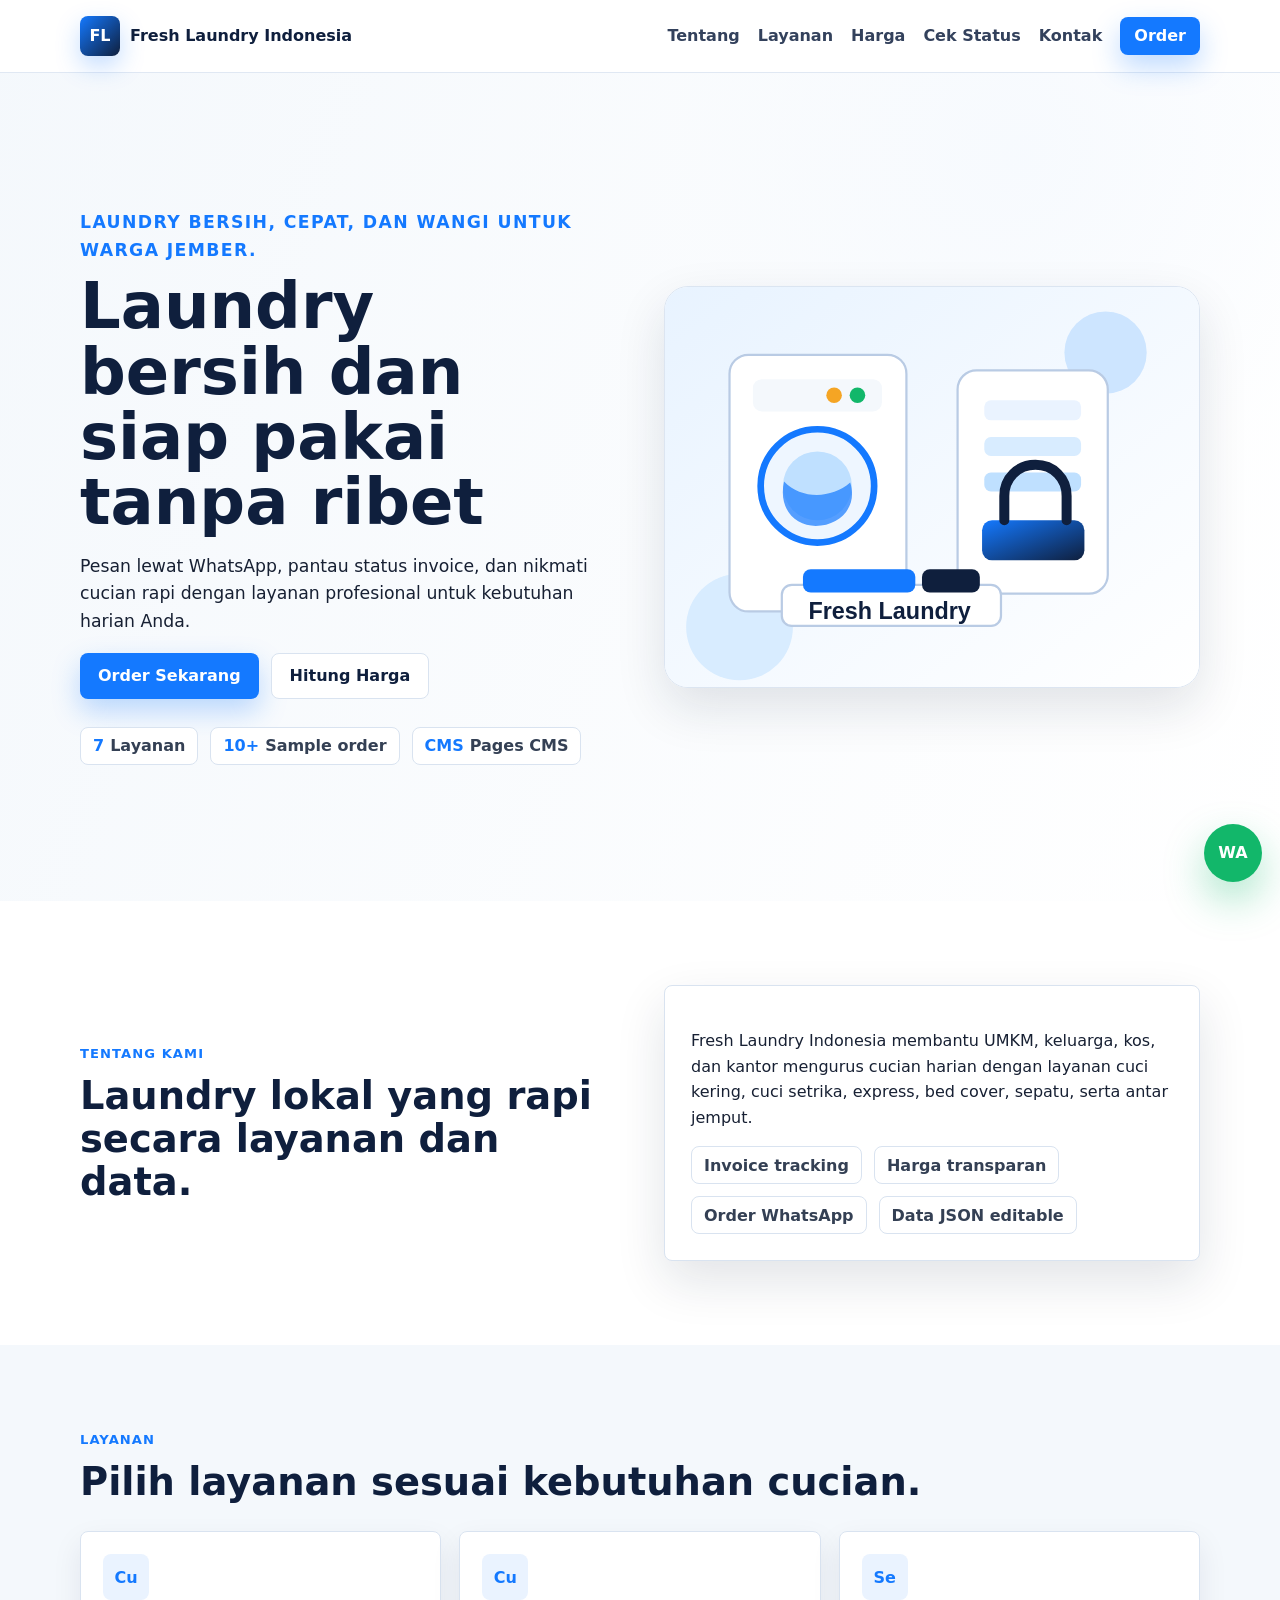
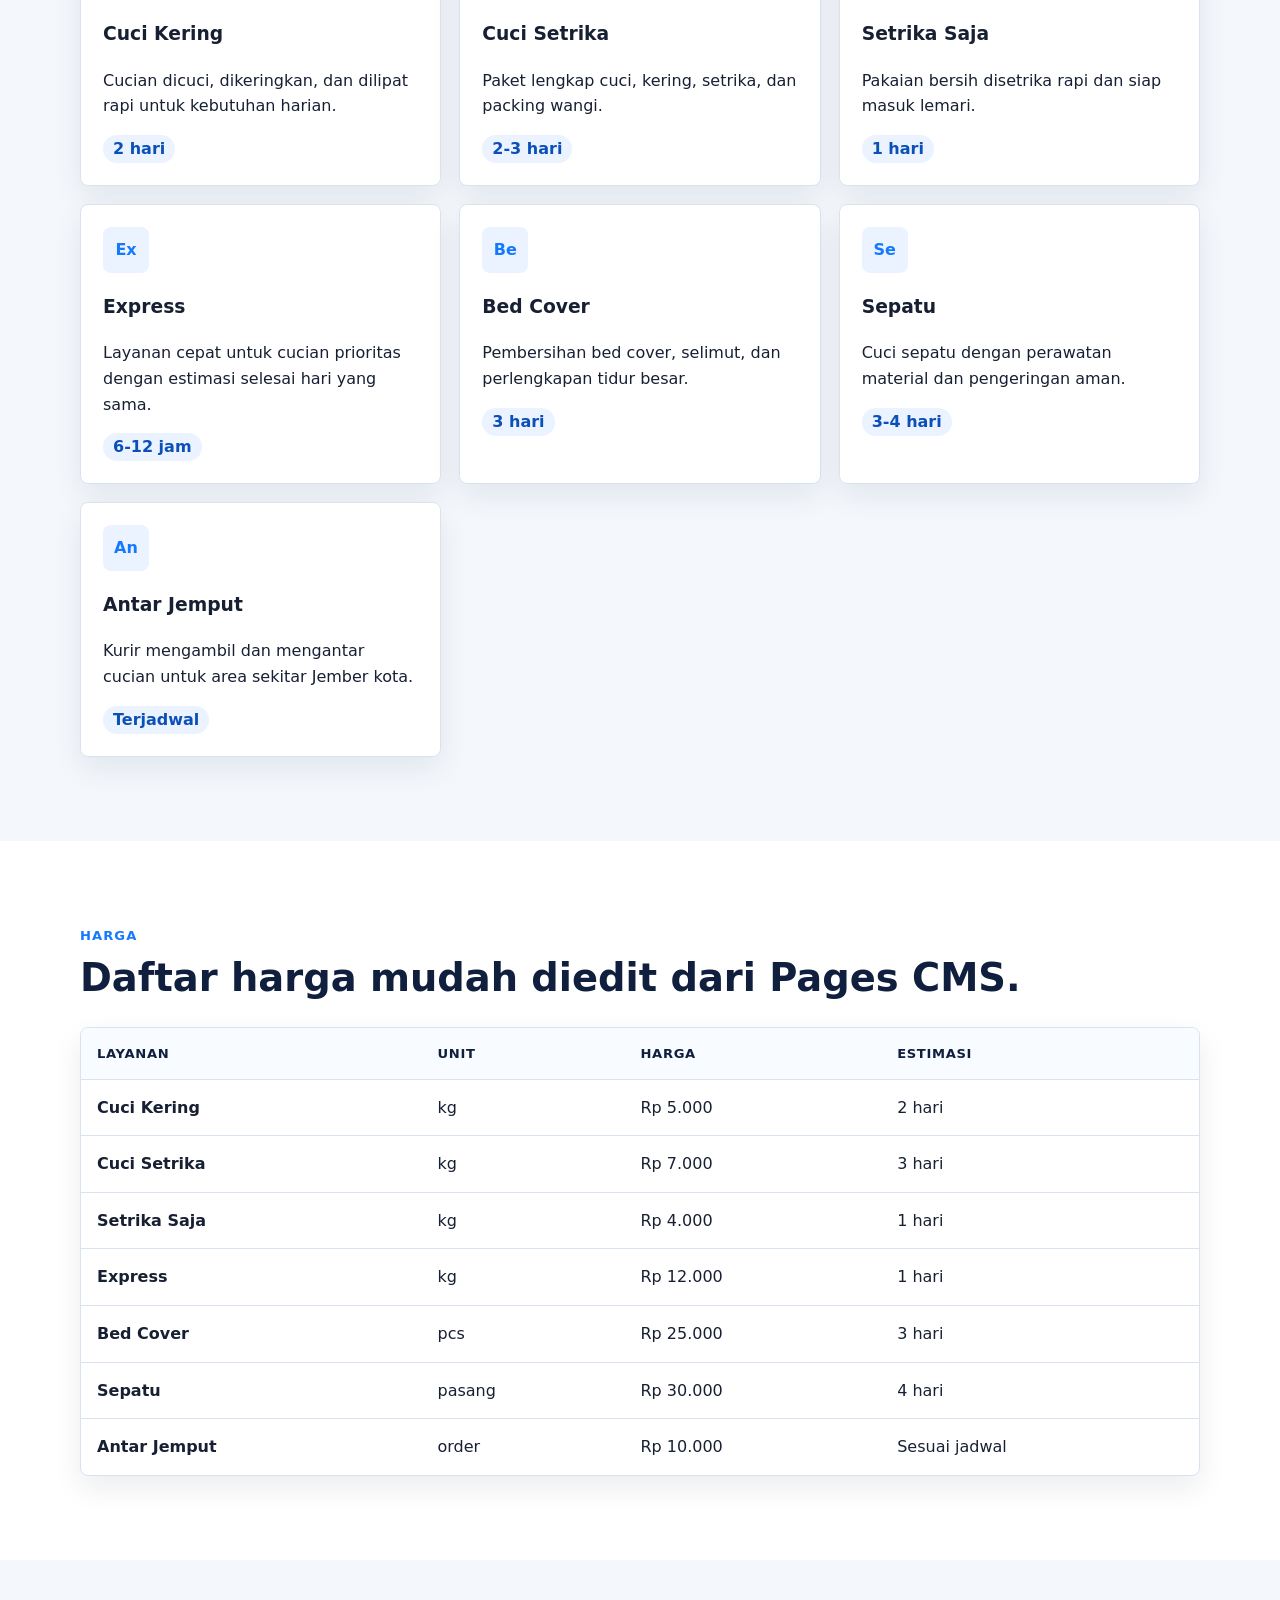
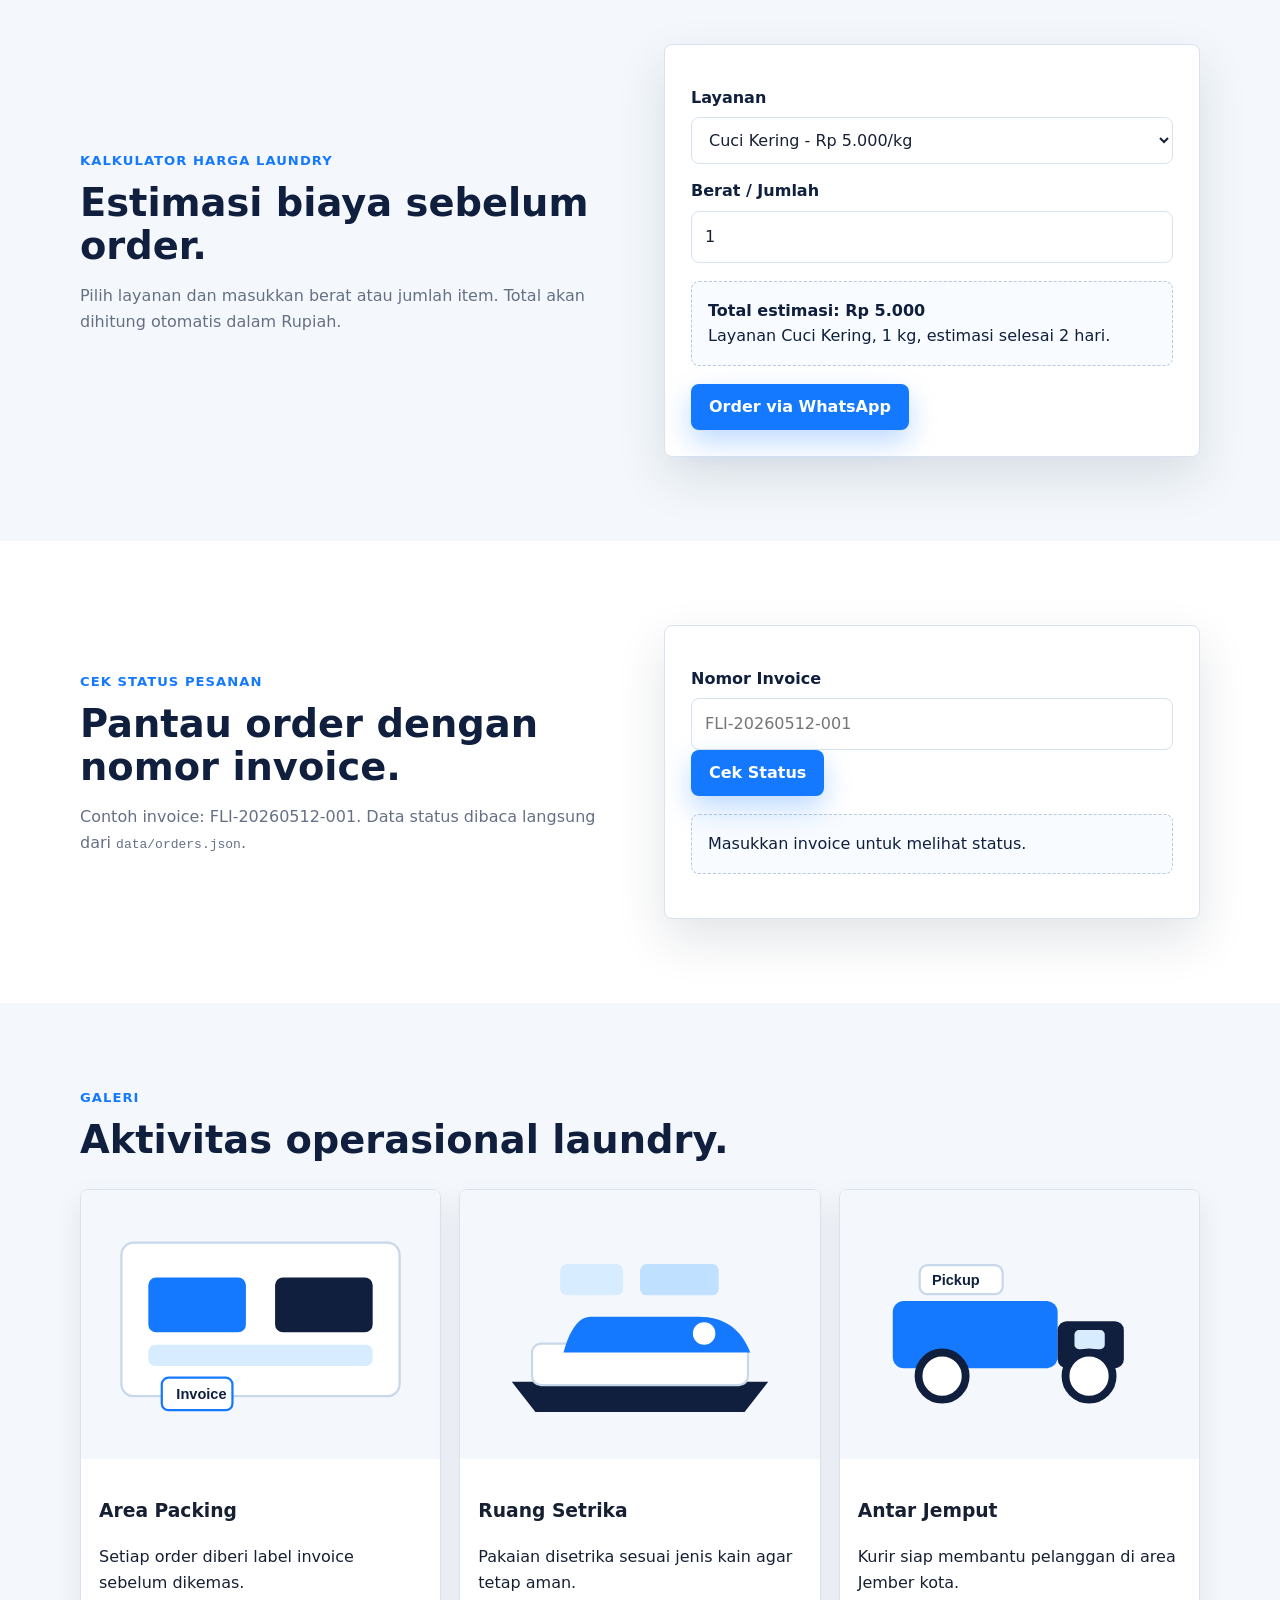
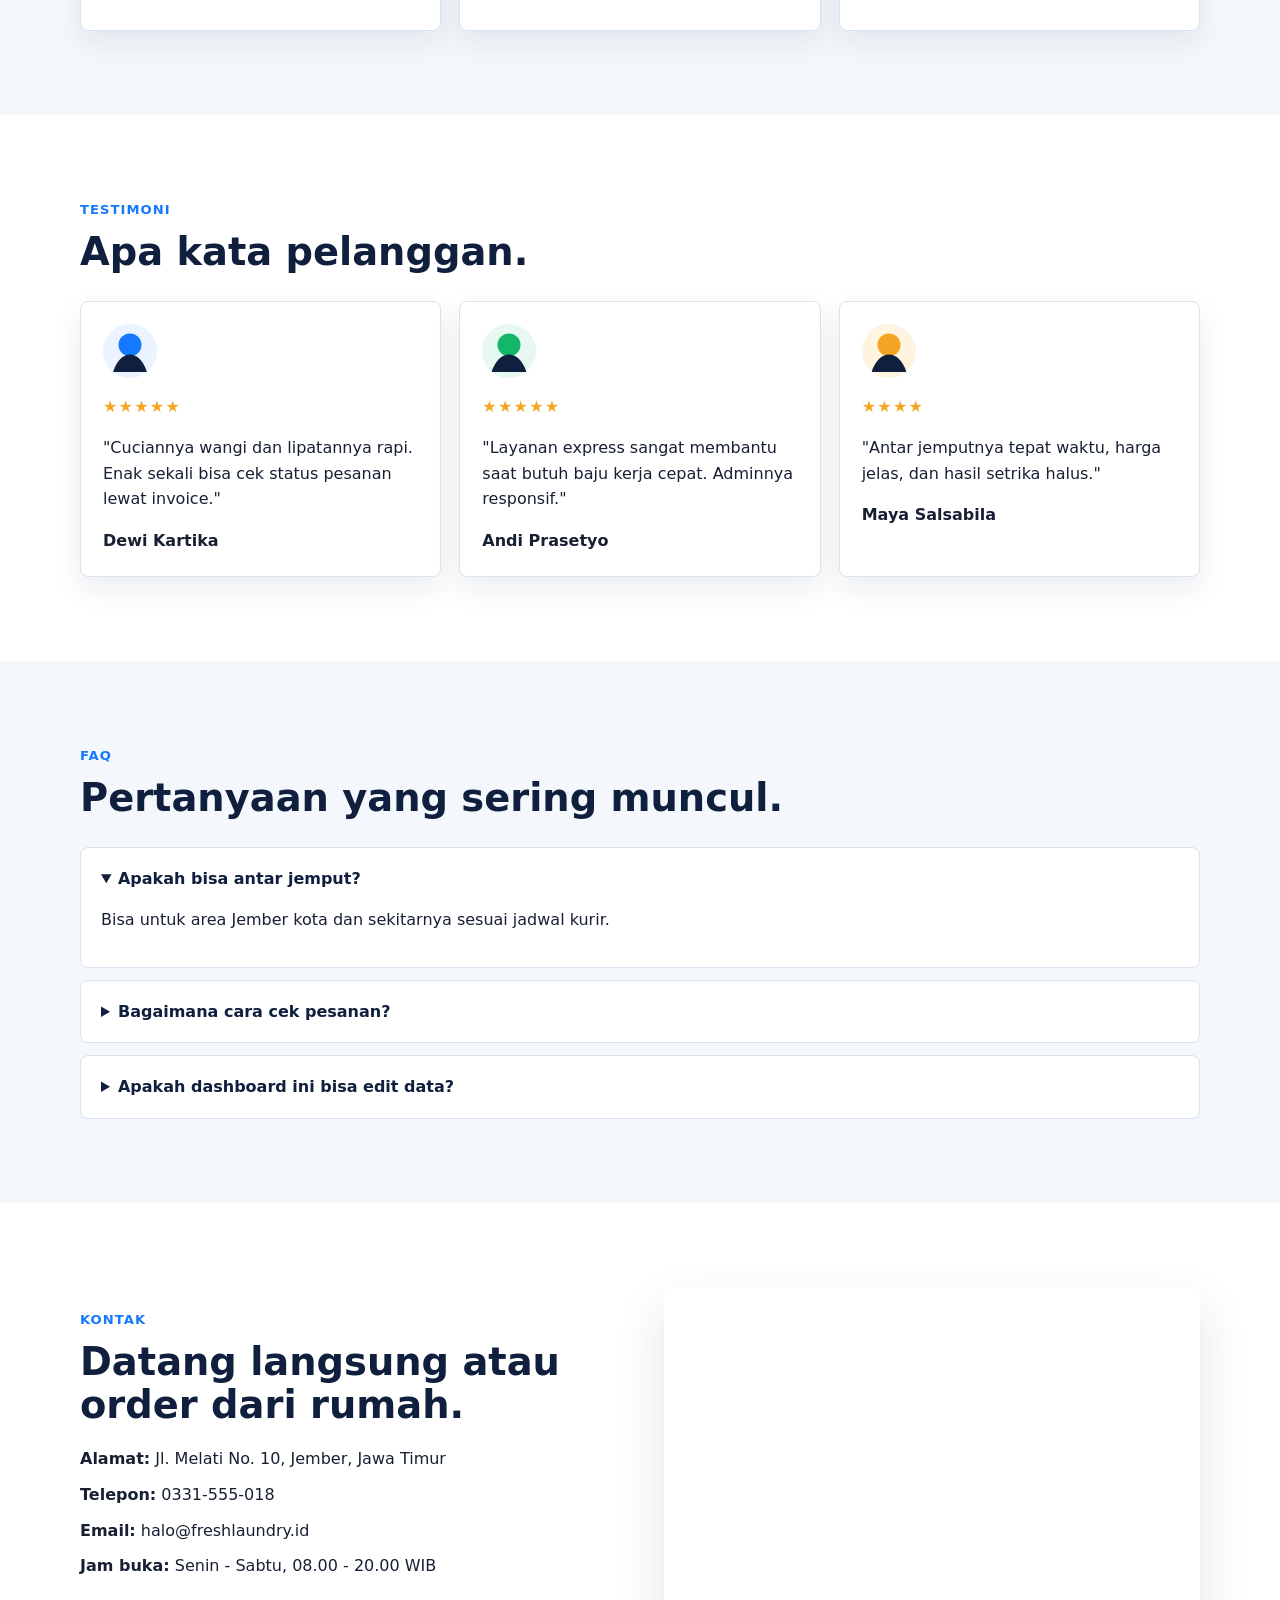
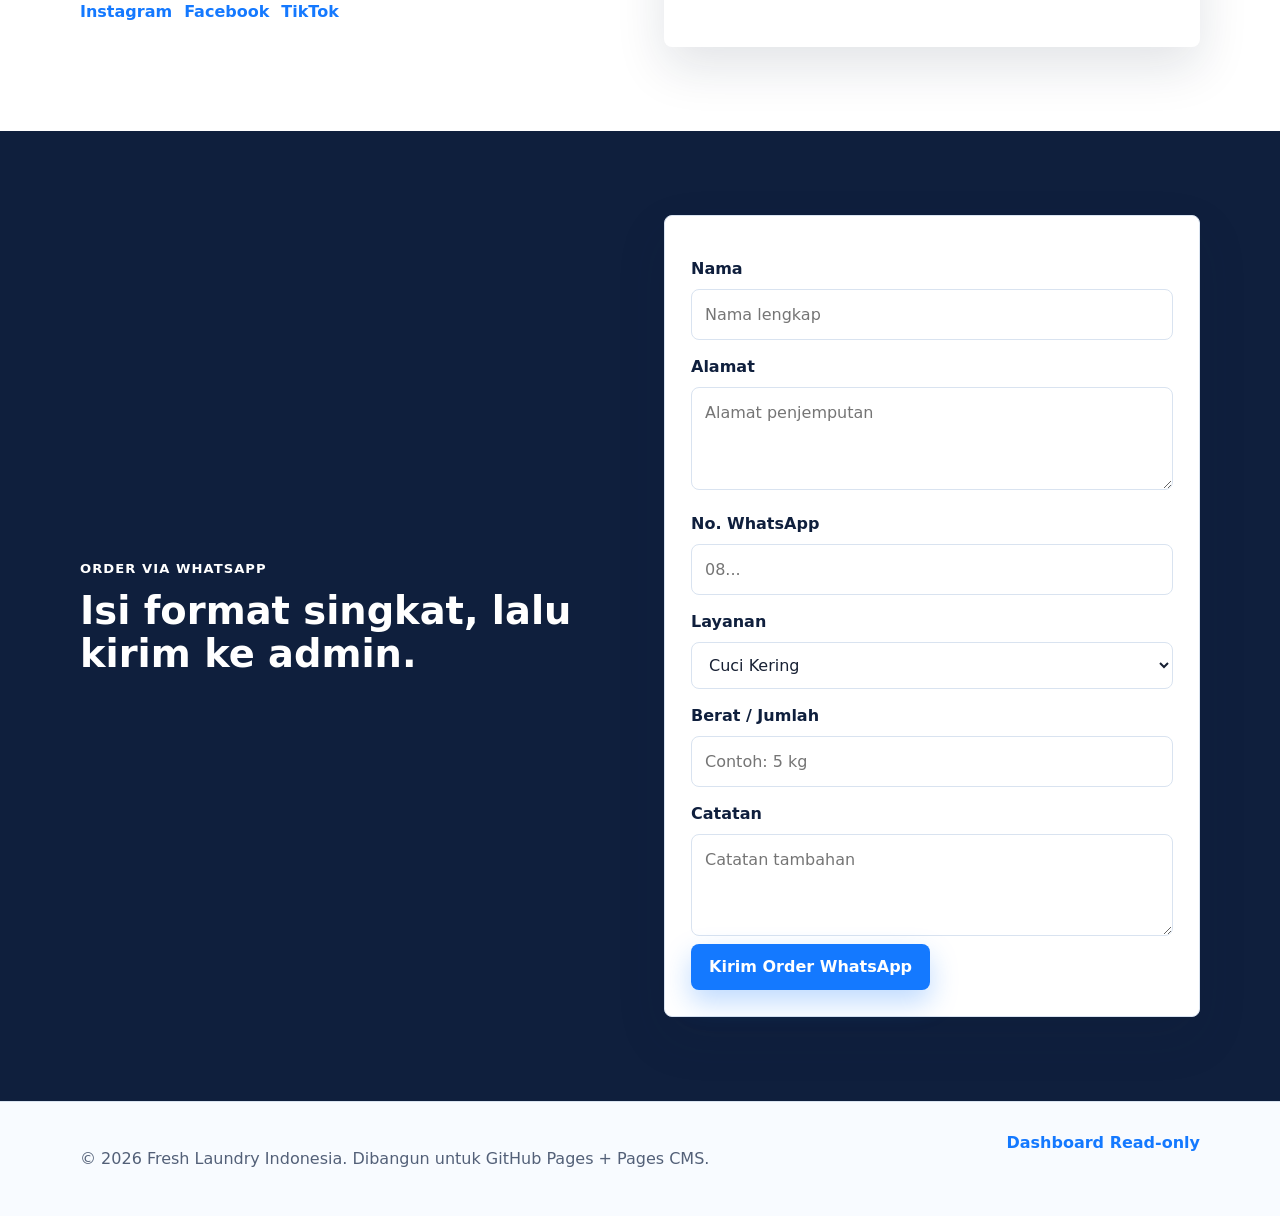
<file: index.html>
<!doctype html>
<html lang="id">
  <head>
    <meta charset="utf-8">
    <meta name="viewport" content="width=device-width, initial-scale=1">
    <title>Fresh Laundry Indonesia | Laundry UMKM Modern di Jember</title>
    <meta name="description" content="Fresh Laundry Indonesia menyediakan cuci kering, cuci setrika, express, bed cover, sepatu, dan antar jemput di Jember. Cek harga dan status pesanan online.">
    <meta name="keywords" content="laundry jember, laundry kiloan, cuci setrika, laundry express, UMKM laundry">
    <meta name="author" content="Fresh Laundry Indonesia">
    <meta property="og:title" content="Fresh Laundry Indonesia">
    <meta property="og:description" content="Laundry bersih, cepat, dan wangi untuk warga Jember.">
    <meta property="og:type" content="website">
    <meta property="og:image" content="uploads/images/hero-laundry.svg">
    <meta property="og:locale" content="id_ID">
    <link rel="preload" href="assets/css/style.css" as="style">
    <link rel="stylesheet" href="assets/css/style.css">
  </head>
  <body data-page="home">
    <header class="site-header" id="top">
      <nav class="navbar container" aria-label="Navigasi utama">
        <a class="brand" href="#home" aria-label="Fresh Laundry Indonesia">
          <span class="brand-mark">FL</span>
          <span data-setting="business_name">Fresh Laundry Indonesia</span>
        </a>
        <button class="nav-toggle" type="button" aria-label="Buka menu" aria-expanded="false">
          <span></span><span></span><span></span>
        </button>
        <div class="nav-menu">
          <a href="#tentang">Tentang</a>
          <a href="#layanan">Layanan</a>
          <a href="#harga">Harga</a>
          <a href="#cek-status">Cek Status</a>
          <a href="#kontak">Kontak</a>
          <a class="btn btn-small" href="#order">Order</a>
        </div>
      </nav>
    </header>

    <main>
      <section class="hero section" id="home">
        <div class="container hero-grid">
          <div class="hero-copy">
            <p class="eyebrow" data-setting="tagline">Laundry bersih, cepat, dan wangi untuk warga Jember.</p>
            <h1 data-setting="hero_title">Laundry bersih dan siap pakai tanpa ribet</h1>
            <p data-setting="hero_subtitle">Pesan lewat WhatsApp, pantau status invoice, dan nikmati cucian rapi dengan layanan profesional untuk kebutuhan harian Anda.</p>
            <div class="hero-actions">
              <a class="btn" href="#order">Order Sekarang</a>
              <a class="btn btn-ghost" href="#kalkulator">Hitung Harga</a>
            </div>
            <div class="hero-stats" aria-label="Ringkasan layanan">
              <span><strong>7</strong> Layanan</span>
              <span><strong>10+</strong> Sample order</span>
              <span><strong>CMS</strong> Pages CMS</span>
            </div>
          </div>
          <div class="hero-media">
            <img data-setting-image="hero_image" src="uploads/images/hero-laundry.svg" alt="Ilustrasi layanan laundry Fresh Laundry Indonesia">
          </div>
        </div>
      </section>

      <section class="section" id="tentang">
        <div class="container split">
          <div>
            <p class="eyebrow">Tentang Kami</p>
            <h2>Laundry lokal yang rapi secara layanan dan data.</h2>
          </div>
          <div class="content-panel">
            <p data-setting="description">Fresh Laundry Indonesia membantu UMKM, keluarga, kos, dan kantor mengurus cucian harian dengan layanan cuci kering, cuci setrika, express, bed cover, sepatu, serta antar jemput.</p>
            <div class="feature-list">
              <span>Invoice tracking</span>
              <span>Harga transparan</span>
              <span>Order WhatsApp</span>
              <span>Data JSON editable</span>
            </div>
          </div>
        </div>
      </section>

      <section class="section section-soft" id="layanan">
        <div class="container">
          <div class="section-head">
            <p class="eyebrow">Layanan</p>
            <h2>Pilih layanan sesuai kebutuhan cucian.</h2>
          </div>
          <div class="card-grid" id="services-list"></div>
        </div>
      </section>

      <section class="section" id="harga">
        <div class="container">
          <div class="section-head">
            <p class="eyebrow">Harga</p>
            <h2>Daftar harga mudah diedit dari Pages CMS.</h2>
          </div>
          <div class="table-wrap">
            <table>
              <thead>
                <tr>
                  <th>Layanan</th>
                  <th>Unit</th>
                  <th>Harga</th>
                  <th>Estimasi</th>
                </tr>
              </thead>
              <tbody id="prices-table"></tbody>
            </table>
          </div>
        </div>
      </section>

      <section class="section section-soft" id="kalkulator">
        <div class="container calculator-layout">
          <div>
            <p class="eyebrow">Kalkulator Harga Laundry</p>
            <h2>Estimasi biaya sebelum order.</h2>
            <p class="muted">Pilih layanan dan masukkan berat atau jumlah item. Total akan dihitung otomatis dalam Rupiah.</p>
          </div>
          <form class="tool-panel" id="calculator-form">
            <label for="calculator-service">Layanan</label>
            <select id="calculator-service" required></select>
            <label for="calculator-qty">Berat / Jumlah</label>
            <input id="calculator-qty" type="number" min="0.5" step="0.5" value="1" required>
            <div class="result-box" id="calculator-result">Pilih layanan untuk melihat estimasi.</div>
            <button class="btn" type="button" id="calculator-whatsapp">Order via WhatsApp</button>
          </form>
        </div>
      </section>

      <section class="section" id="cek-status">
        <div class="container calculator-layout">
          <div>
            <p class="eyebrow">Cek Status Pesanan</p>
            <h2>Pantau order dengan nomor invoice.</h2>
            <p class="muted">Contoh invoice: FLI-20260512-001. Data status dibaca langsung dari <code>data/orders.json</code>.</p>
          </div>
          <form class="tool-panel" id="tracking-form">
            <label for="tracking-invoice">Nomor Invoice</label>
            <input id="tracking-invoice" type="text" placeholder="FLI-20260512-001" required>
            <button class="btn" type="submit">Cek Status</button>
            <div class="result-box" id="tracking-result">Masukkan invoice untuk melihat status.</div>
          </form>
        </div>
      </section>

      <section class="section section-soft" id="galeri">
        <div class="container">
          <div class="section-head">
            <p class="eyebrow">Galeri</p>
            <h2>Aktivitas operasional laundry.</h2>
          </div>
          <div class="gallery-grid" id="gallery-list"></div>
        </div>
      </section>

      <section class="section" id="testimoni">
        <div class="container">
          <div class="section-head">
            <p class="eyebrow">Testimoni</p>
            <h2>Apa kata pelanggan.</h2>
          </div>
          <div class="testimonial-grid" id="testimonials-list"></div>
        </div>
      </section>

      <section class="section section-soft" id="faq">
        <div class="container">
          <div class="section-head">
            <p class="eyebrow">FAQ</p>
            <h2>Pertanyaan yang sering muncul.</h2>
          </div>
          <div class="faq-list">
            <details open>
              <summary>Apakah bisa antar jemput?</summary>
              <p>Bisa untuk area Jember kota dan sekitarnya sesuai jadwal kurir.</p>
            </details>
            <details>
              <summary>Bagaimana cara cek pesanan?</summary>
              <p>Masukkan nomor invoice pada fitur Cek Status Pesanan di website.</p>
            </details>
            <details>
              <summary>Apakah dashboard ini bisa edit data?</summary>
              <p>Tidak. Dashboard publik hanya membaca data. Pengeditan dilakukan lewat Pages CMS dan izin GitHub.</p>
            </details>
          </div>
        </div>
      </section>

      <section class="section" id="kontak">
        <div class="container contact-grid">
          <div>
            <p class="eyebrow">Kontak</p>
            <h2>Datang langsung atau order dari rumah.</h2>
            <ul class="contact-list">
              <li><strong>Alamat:</strong> <span data-setting="address"></span></li>
              <li><strong>Telepon:</strong> <span data-setting="phone"></span></li>
              <li><strong>Email:</strong> <span data-setting="email"></span></li>
              <li><strong>Jam buka:</strong> <span data-setting="opening_hours"></span></li>
            </ul>
            <div class="social-links">
              <a data-social="instagram_url" href="#">Instagram</a>
              <a data-social="facebook_url" href="#">Facebook</a>
              <a data-social="tiktok_url" href="#">TikTok</a>
            </div>
          </div>
          <iframe id="maps-frame" title="Lokasi Fresh Laundry Indonesia" loading="lazy" referrerpolicy="no-referrer-when-downgrade"></iframe>
        </div>
      </section>

      <section class="section section-cta" id="order">
        <div class="container order-layout">
          <div>
            <p class="eyebrow">Order via WhatsApp</p>
            <h2>Isi format singkat, lalu kirim ke admin.</h2>
          </div>
          <form class="tool-panel" id="whatsapp-form">
            <label for="wa-name">Nama</label>
            <input id="wa-name" type="text" placeholder="Nama lengkap">
            <label for="wa-address">Alamat</label>
            <textarea id="wa-address" rows="3" placeholder="Alamat penjemputan"></textarea>
            <label for="wa-phone">No. WhatsApp</label>
            <input id="wa-phone" type="tel" placeholder="08...">
            <label for="wa-service">Layanan</label>
            <select id="wa-service"></select>
            <label for="wa-qty">Berat / Jumlah</label>
            <input id="wa-qty" type="text" placeholder="Contoh: 5 kg">
            <label for="wa-notes">Catatan</label>
            <textarea id="wa-notes" rows="3" placeholder="Catatan tambahan"></textarea>
            <button class="btn" type="submit">Kirim Order WhatsApp</button>
          </form>
        </div>
      </section>
    </main>

    <a class="floating-wa" id="floating-whatsapp" href="#" aria-label="Chat WhatsApp">WA</a>

    <footer class="site-footer">
      <div class="container footer-inner">
        <p>&copy; <span id="year"></span> <span data-setting="business_name">Fresh Laundry Indonesia</span>. Dibangun untuk GitHub Pages + Pages CMS.</p>
        <a href="admin-info.html">Dashboard Read-only</a>
      </div>
    </footer>

    <script src="assets/js/app.js"></script>
  </body>
</html>
</file>
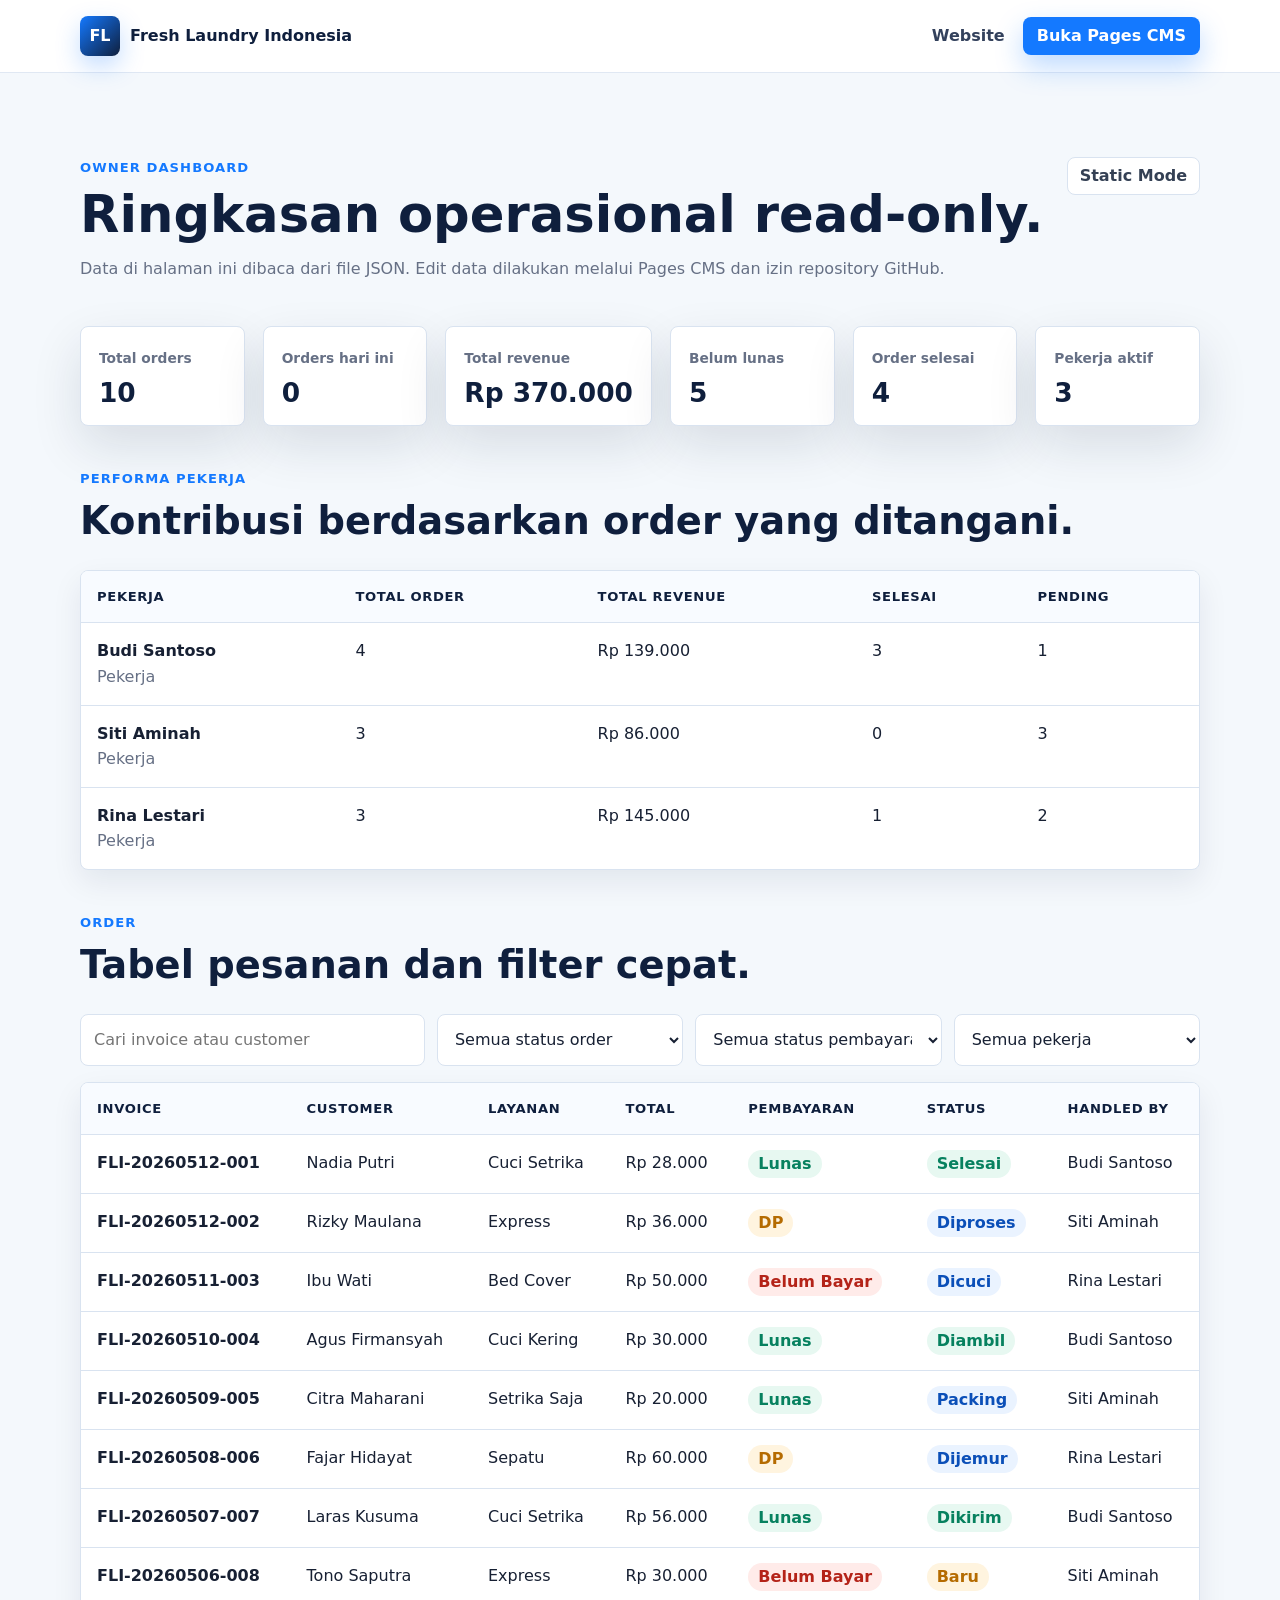
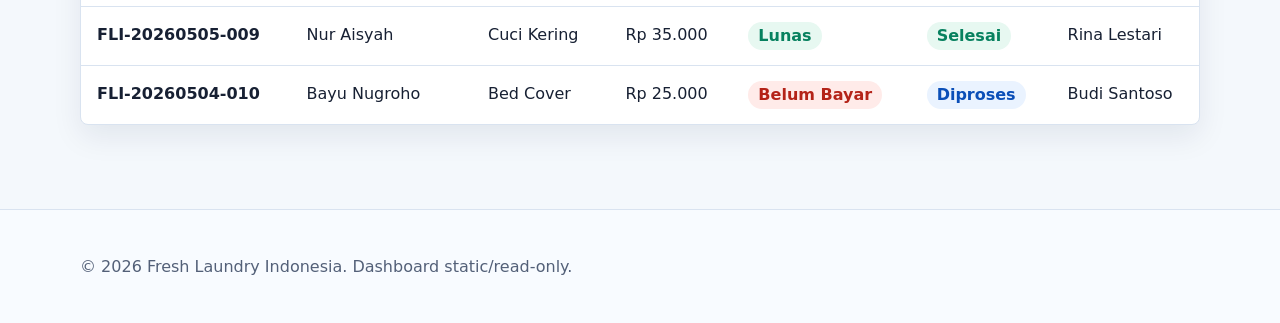
<file: admin-info.html>
<!doctype html>
<html lang="id">
  <head>
    <meta charset="utf-8">
    <meta name="viewport" content="width=device-width, initial-scale=1">
    <title>Dashboard Read-only | Fresh Laundry Indonesia</title>
    <meta name="description" content="Dashboard read-only Fresh Laundry Indonesia untuk melihat ringkasan order, pendapatan, pekerja, dan status pembayaran dari data JSON.">
    <meta property="og:title" content="Dashboard Fresh Laundry Indonesia">
    <meta property="og:description" content="Dashboard static read-only dari data JSON GitHub Pages.">
    <meta property="og:type" content="website">
    <link rel="stylesheet" href="assets/css/style.css">
  </head>
  <body data-page="admin">
    <header class="site-header">
      <nav class="navbar container" aria-label="Navigasi dashboard">
        <a class="brand" href="index.html">
          <span class="brand-mark">FL</span>
          <span>Fresh Laundry Indonesia</span>
        </a>
        <div class="nav-menu nav-menu-static">
          <a href="index.html">Website</a>
          <a class="btn btn-small" href="https://app.pagescms.org/" target="_blank" rel="noopener">Buka Pages CMS</a>
        </div>
      </nav>
    </header>

    <main class="admin-main">
      <section class="section">
        <div class="container">
          <div class="dashboard-head">
            <div>
              <p class="eyebrow">Owner Dashboard</p>
              <h1>Ringkasan operasional read-only.</h1>
              <p class="muted">Data di halaman ini dibaca dari file JSON. Edit data dilakukan melalui Pages CMS dan izin repository GitHub.</p>
            </div>
            <span class="status-pill">Static Mode</span>
          </div>

          <div class="metric-grid" id="dashboard-cards"></div>

          <section class="dashboard-section">
            <div class="section-head">
              <p class="eyebrow">Performa Pekerja</p>
              <h2>Kontribusi berdasarkan order yang ditangani.</h2>
            </div>
            <div class="table-wrap">
              <table>
                <thead>
                  <tr>
                    <th>Pekerja</th>
                    <th>Total Order</th>
                    <th>Total Revenue</th>
                    <th>Selesai</th>
                    <th>Pending</th>
                  </tr>
                </thead>
                <tbody id="worker-performance"></tbody>
              </table>
            </div>
          </section>

          <section class="dashboard-section">
            <div class="section-head">
              <p class="eyebrow">Order</p>
              <h2>Tabel pesanan dan filter cepat.</h2>
            </div>
            <div class="filters">
              <input id="filter-search" type="search" placeholder="Cari invoice atau customer">
              <select id="filter-status">
                <option value="">Semua status order</option>
              </select>
              <select id="filter-payment">
                <option value="">Semua status pembayaran</option>
              </select>
              <select id="filter-worker">
                <option value="">Semua pekerja</option>
              </select>
            </div>
            <div class="table-wrap">
              <table>
                <thead>
                  <tr>
                    <th>Invoice</th>
                    <th>Customer</th>
                    <th>Layanan</th>
                    <th>Total</th>
                    <th>Pembayaran</th>
                    <th>Status</th>
                    <th>Handled by</th>
                  </tr>
                </thead>
                <tbody id="orders-table"></tbody>
              </table>
            </div>
          </section>
        </div>
      </section>
    </main>

    <footer class="site-footer">
      <div class="container footer-inner">
        <p>&copy; <span id="year"></span> Fresh Laundry Indonesia. Dashboard static/read-only.</p>
      </div>
    </footer>

    <script src="assets/js/app.js"></script>
  </body>
</html>
</file>
<file: assets/css/style.css>
:root {
  --blue: #1479ff;
  --blue-dark: #0b4fb8;
  --navy: #0f1f3d;
  --ink: #172033;
  --muted: #667085;
  --line: #d9e3f0;
  --soft: #f4f8fc;
  --white: #ffffff;
  --success: #07815f;
  --warning: #b56b00;
  --danger: #b42318;
  --shadow: 0 20px 50px rgba(15, 31, 61, 0.12);
  --radius: 8px;
  --container: 1120px;
  font-family: Inter, ui-sans-serif, system-ui, -apple-system, BlinkMacSystemFont, "Segoe UI", sans-serif;
}

* {
  box-sizing: border-box;
}

html {
  scroll-behavior: smooth;
}

body {
  margin: 0;
  color: var(--ink);
  background: var(--white);
  line-height: 1.6;
}

img {
  display: block;
  max-width: 100%;
}

a {
  color: inherit;
  text-decoration: none;
}

button,
input,
select,
textarea {
  font: inherit;
}

.container {
  width: min(100% - 32px, var(--container));
  margin-inline: auto;
}

.site-header {
  position: sticky;
  top: 0;
  z-index: 20;
  background: rgba(255, 255, 255, 0.92);
  border-bottom: 1px solid rgba(217, 227, 240, 0.8);
  backdrop-filter: blur(16px);
}

.navbar {
  min-height: 72px;
  display: flex;
  align-items: center;
  justify-content: space-between;
  gap: 24px;
}

.brand {
  display: inline-flex;
  align-items: center;
  gap: 10px;
  font-weight: 800;
  color: var(--navy);
}

.brand-mark {
  width: 40px;
  height: 40px;
  display: grid;
  place-items: center;
  border-radius: var(--radius);
  color: var(--white);
  background: linear-gradient(135deg, var(--blue), var(--navy));
  box-shadow: 0 10px 24px rgba(20, 121, 255, 0.25);
}

.nav-menu {
  display: flex;
  align-items: center;
  gap: 18px;
  color: #33415c;
  font-weight: 650;
}

.nav-menu a:not(.btn):hover {
  color: var(--blue);
}

.nav-toggle {
  display: none;
  width: 42px;
  height: 42px;
  border: 1px solid var(--line);
  border-radius: var(--radius);
  background: var(--white);
  padding: 9px;
}

.nav-toggle span {
  display: block;
  height: 2px;
  margin: 5px 0;
  background: var(--navy);
}

.btn {
  display: inline-flex;
  align-items: center;
  justify-content: center;
  min-height: 46px;
  padding: 0 18px;
  border: 0;
  border-radius: var(--radius);
  color: var(--white);
  background: var(--blue);
  font-weight: 800;
  cursor: pointer;
  box-shadow: 0 12px 28px rgba(20, 121, 255, 0.28);
  transition: transform 0.2s ease, box-shadow 0.2s ease, background 0.2s ease;
}

.btn:hover {
  transform: translateY(-2px);
  background: var(--blue-dark);
  box-shadow: 0 16px 34px rgba(20, 121, 255, 0.33);
}

.btn-small {
  min-height: 38px;
  padding: 0 14px;
}

.btn-ghost {
  color: var(--navy);
  background: var(--white);
  border: 1px solid var(--line);
  box-shadow: none;
}

.section {
  padding: 84px 0;
}

.section-soft {
  background: var(--soft);
}

.hero {
  min-height: calc(100vh - 72px);
  display: flex;
  align-items: center;
  background:
    linear-gradient(110deg, rgba(244, 248, 252, 0.96), rgba(255, 255, 255, 0.82)),
    radial-gradient(circle at 80% 10%, rgba(20, 121, 255, 0.15), transparent 28%);
}

.hero-grid,
.split,
.calculator-layout,
.contact-grid,
.order-layout {
  display: grid;
  grid-template-columns: 1fr 1fr;
  align-items: center;
  gap: 48px;
}

.hero h1,
.dashboard-head h1 {
  margin: 0;
  color: var(--navy);
  font-size: clamp(2.25rem, 5vw, 4.8rem);
  line-height: 1.02;
  letter-spacing: 0;
}

.hero p {
  max-width: 620px;
  font-size: 1.08rem;
}

.hero-actions,
.social-links,
.hero-stats,
.feature-list {
  display: flex;
  flex-wrap: wrap;
  gap: 12px;
  align-items: center;
}

.hero-stats {
  margin-top: 28px;
}

.hero-stats span,
.feature-list span,
.status-pill {
  display: inline-flex;
  align-items: center;
  min-height: 38px;
  padding: 0 12px;
  border: 1px solid var(--line);
  border-radius: var(--radius);
  background: var(--white);
  color: #344054;
  font-weight: 700;
}

.hero-stats strong {
  margin-right: 6px;
  color: var(--blue);
}

.hero-media img {
  width: 100%;
  border-radius: 24px;
  box-shadow: var(--shadow);
  border: 1px solid rgba(217, 227, 240, 0.9);
}

.eyebrow {
  margin: 0 0 10px;
  color: var(--blue);
  font-size: 0.82rem;
  font-weight: 900;
  letter-spacing: 0.08em;
  text-transform: uppercase;
}

h2 {
  margin: 0;
  color: var(--navy);
  font-size: clamp(1.85rem, 3vw, 3rem);
  line-height: 1.12;
  letter-spacing: 0;
}

.muted {
  color: var(--muted);
}

.content-panel,
.tool-panel,
.metric-card {
  border: 1px solid var(--line);
  border-radius: var(--radius);
  background: var(--white);
  box-shadow: var(--shadow);
}

.content-panel,
.tool-panel {
  padding: 26px;
}

.section-head {
  margin-bottom: 28px;
}

.card-grid,
.testimonial-grid,
.metric-grid {
  display: grid;
  grid-template-columns: repeat(3, 1fr);
  gap: 18px;
}

.service-card,
.testimonial-card,
.gallery-card {
  border: 1px solid var(--line);
  border-radius: var(--radius);
  background: var(--white);
  padding: 22px;
  box-shadow: 0 12px 30px rgba(15, 31, 61, 0.08);
  animation: fadeUp 0.55s ease both;
}

.service-icon {
  width: 46px;
  height: 46px;
  display: grid;
  place-items: center;
  border-radius: var(--radius);
  color: var(--blue);
  background: #eaf3ff;
  font-weight: 900;
}

.table-wrap {
  overflow-x: auto;
  border: 1px solid var(--line);
  border-radius: var(--radius);
  background: var(--white);
  box-shadow: 0 12px 30px rgba(15, 31, 61, 0.08);
}

table {
  width: 100%;
  border-collapse: collapse;
  min-width: 720px;
}

th,
td {
  padding: 15px 16px;
  border-bottom: 1px solid var(--line);
  text-align: left;
  vertical-align: top;
}

th {
  color: var(--navy);
  background: #f8fbff;
  font-size: 0.82rem;
  text-transform: uppercase;
  letter-spacing: 0.05em;
}

tr:last-child td {
  border-bottom: 0;
}

label {
  display: block;
  margin: 14px 0 7px;
  color: var(--navy);
  font-weight: 800;
}

input,
select,
textarea {
  width: 100%;
  border: 1px solid var(--line);
  border-radius: var(--radius);
  background: var(--white);
  padding: 12px 13px;
  color: var(--ink);
  outline: none;
}

input:focus,
select:focus,
textarea:focus {
  border-color: var(--blue);
  box-shadow: 0 0 0 4px rgba(20, 121, 255, 0.12);
}

.result-box {
  margin: 18px 0;
  padding: 16px;
  border-radius: var(--radius);
  color: var(--navy);
  background: #f8fbff;
  border: 1px dashed #b8c9e1;
}

.gallery-grid {
  display: grid;
  grid-template-columns: repeat(3, 1fr);
  gap: 18px;
}

.gallery-card {
  padding: 0;
  overflow: hidden;
}

.gallery-card img {
  width: 100%;
  aspect-ratio: 4 / 3;
  object-fit: cover;
  background: #eaf3ff;
}

.gallery-card div {
  padding: 18px;
}

.testimonial-card img {
  width: 54px;
  height: 54px;
  border-radius: 999px;
  object-fit: cover;
  background: #eaf3ff;
}

.stars {
  color: #f5a524;
  letter-spacing: 0.08em;
}

.faq-list {
  display: grid;
  gap: 12px;
}

details {
  border: 1px solid var(--line);
  border-radius: var(--radius);
  background: var(--white);
  padding: 18px 20px;
}

summary {
  color: var(--navy);
  font-weight: 850;
  cursor: pointer;
}

.contact-list {
  padding: 0;
  margin: 20px 0;
  list-style: none;
}

.contact-list li {
  margin-bottom: 10px;
}

.social-links a {
  color: var(--blue);
  font-weight: 800;
}

#maps-frame {
  width: 100%;
  min-height: 360px;
  border: 0;
  border-radius: var(--radius);
  box-shadow: var(--shadow);
}

.section-cta {
  background: var(--navy);
  color: var(--white);
}

.section-cta h2,
.section-cta .eyebrow {
  color: var(--white);
}

.floating-wa {
  position: fixed;
  right: 18px;
  bottom: 18px;
  z-index: 30;
  width: 58px;
  height: 58px;
  display: grid;
  place-items: center;
  border-radius: 999px;
  color: var(--white);
  background: #12b76a;
  font-weight: 900;
  box-shadow: 0 18px 40px rgba(18, 183, 106, 0.35);
}

.site-footer {
  padding: 28px 0;
  color: #536078;
  background: #f8fbff;
  border-top: 1px solid var(--line);
}

.footer-inner {
  display: flex;
  justify-content: space-between;
  gap: 16px;
  flex-wrap: wrap;
}

.footer-inner a {
  color: var(--blue);
  font-weight: 800;
}

.admin-main {
  background: var(--soft);
  min-height: calc(100vh - 72px);
}

.dashboard-head {
  display: flex;
  align-items: flex-start;
  justify-content: space-between;
  gap: 20px;
  margin-bottom: 28px;
}

.dashboard-head h1 {
  font-size: clamp(2rem, 4vw, 3.5rem);
}

.metric-grid {
  grid-template-columns: repeat(6, 1fr);
}

.metric-card {
  padding: 18px;
}

.metric-card span {
  color: var(--muted);
  font-size: 0.86rem;
  font-weight: 750;
}

.metric-card strong {
  display: block;
  margin-top: 8px;
  color: var(--navy);
  font-size: 1.65rem;
  line-height: 1.1;
}

.dashboard-section {
  margin-top: 42px;
}

.filters {
  display: grid;
  grid-template-columns: 1.4fr 1fr 1fr 1fr;
  gap: 12px;
  margin-bottom: 16px;
}

.badge {
  display: inline-flex;
  min-height: 28px;
  align-items: center;
  padding: 0 10px;
  border-radius: 999px;
  background: #eaf3ff;
  color: var(--blue-dark);
  font-weight: 800;
  white-space: nowrap;
}

.badge.success {
  background: #e7f8f1;
  color: var(--success);
}

.badge.warning {
  background: #fff4df;
  color: var(--warning);
}

.badge.danger {
  background: #ffebe9;
  color: var(--danger);
}

@keyframes fadeUp {
  from {
    opacity: 0;
    transform: translateY(14px);
  }
  to {
    opacity: 1;
    transform: translateY(0);
  }
}

@media (max-width: 980px) {
  .hero-grid,
  .split,
  .calculator-layout,
  .contact-grid,
  .order-layout {
    grid-template-columns: 1fr;
  }

  .card-grid,
  .testimonial-grid,
  .gallery-grid {
    grid-template-columns: repeat(2, 1fr);
  }

  .metric-grid,
  .filters {
    grid-template-columns: repeat(2, 1fr);
  }
}

@media (max-width: 760px) {
  .nav-toggle {
    display: block;
  }

  .nav-menu {
    position: absolute;
    inset: 72px 16px auto;
    display: none;
    flex-direction: column;
    align-items: stretch;
    padding: 16px;
    border: 1px solid var(--line);
    border-radius: var(--radius);
    background: var(--white);
    box-shadow: var(--shadow);
  }

  .nav-menu.is-open,
  .nav-menu-static {
    display: flex;
  }

  .nav-menu-static {
    position: static;
    flex-direction: row;
    padding: 0;
    border: 0;
    box-shadow: none;
  }

  .section {
    padding: 64px 0;
  }

  .hero {
    min-height: auto;
    padding-top: 32px;
  }

  .card-grid,
  .testimonial-grid,
  .gallery-grid,
  .metric-grid,
  .filters {
    grid-template-columns: 1fr;
  }

  .content-panel,
  .tool-panel {
    padding: 20px;
  }
}
</file>
